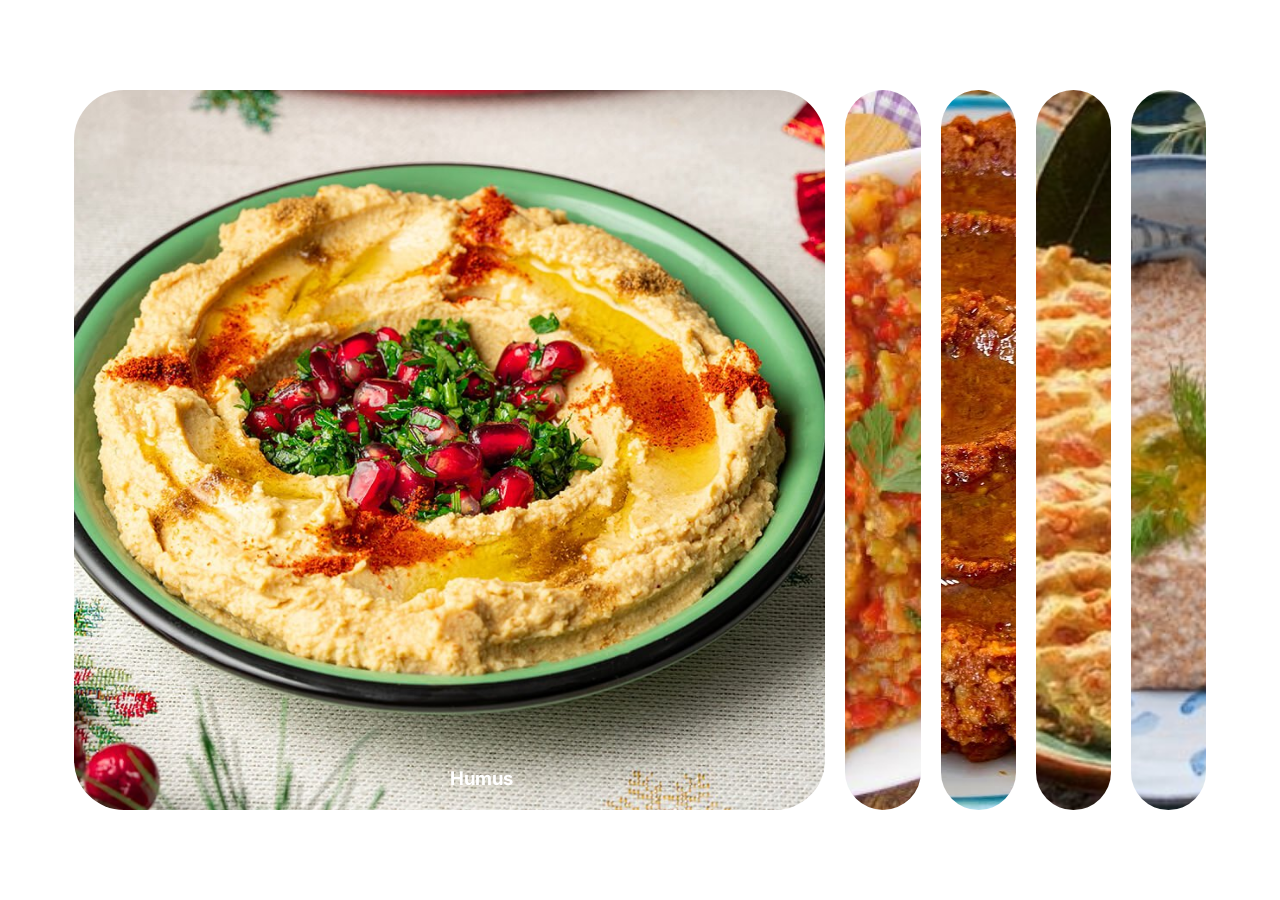
<file: 01_Animation Cards/index.html>
<!DOCTYPE html>
<html lang="en">
<head>
    <meta charset="UTF-8">
    <meta http-equiv="X-UA-Compatible" content="IE=edge">
    <meta name="viewport" content="width=device-width, initial-scale=1.0">
    <title>Mezeler</title>
    <link rel="stylesheet" href="style.css">
</head>
<body>
    <div class="container">
       
        <div class="panel active" style="background-image: url('./images/humus.jpg');">
        <h3>Humus</h3></div>
        <div class="panel" style="background-image: url('./images/babagannus.jpg');">
        <h3>Babagannuş</h3></div>
        <div class="panel" style="background-image: url('./images/muhammara.jpg');">
        <h3>Muhammara</h3></div>
        <div class="panel" style="background-image: url('./images/tarator.jpg');">
        <h3>Tarator</h3></div>
        <div class="panel" style="background-image: url('./images/tarama1.jpg');">
        <h3>Tarama</h3></div>

    </div>
    <script src="script.js"></script>
</body>
</html>
</file>
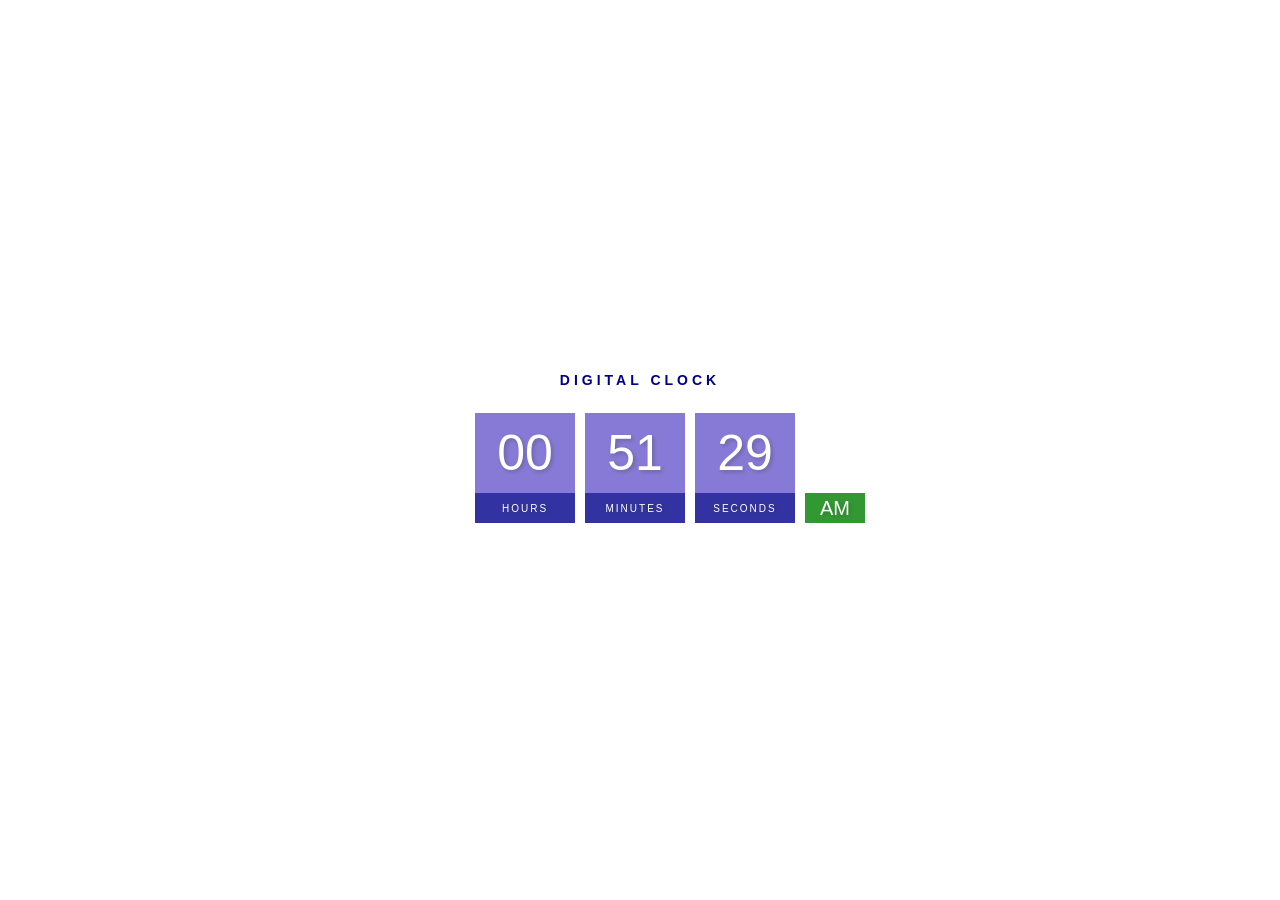
<file: 02_DigitalClock/index.html>
<!DOCTYPE html>
<html lang="en">
<head>
    <meta charset="UTF-8">
    <meta http-equiv="X-UA-Compatible" content="IE=edge">
    <meta name="viewport" content="width=device-width, initial-scale=1.0">
    <title>Digital Clock</title>
    <link rel="stylesheet" href="style.css">
</head>
<body>
    <h2>Digital Clock</h2>
    <div class="clock">
        <div>
            <span id="hour">00</span>
            <span class="text">Hours</span>
        </div>
        <div>
            <span id="minutes">00</span>
            <span class="text">Minutes</span>
        </div>
        <div>
            <span id="seconds">00</span>
            <span class="text">Seconds</span>
        </div>
        <div>
            <span id="ampm">AM</span>
            
        </div>
    </div>
    <script src="script.js"></script>
</body> 
</html>
</file>
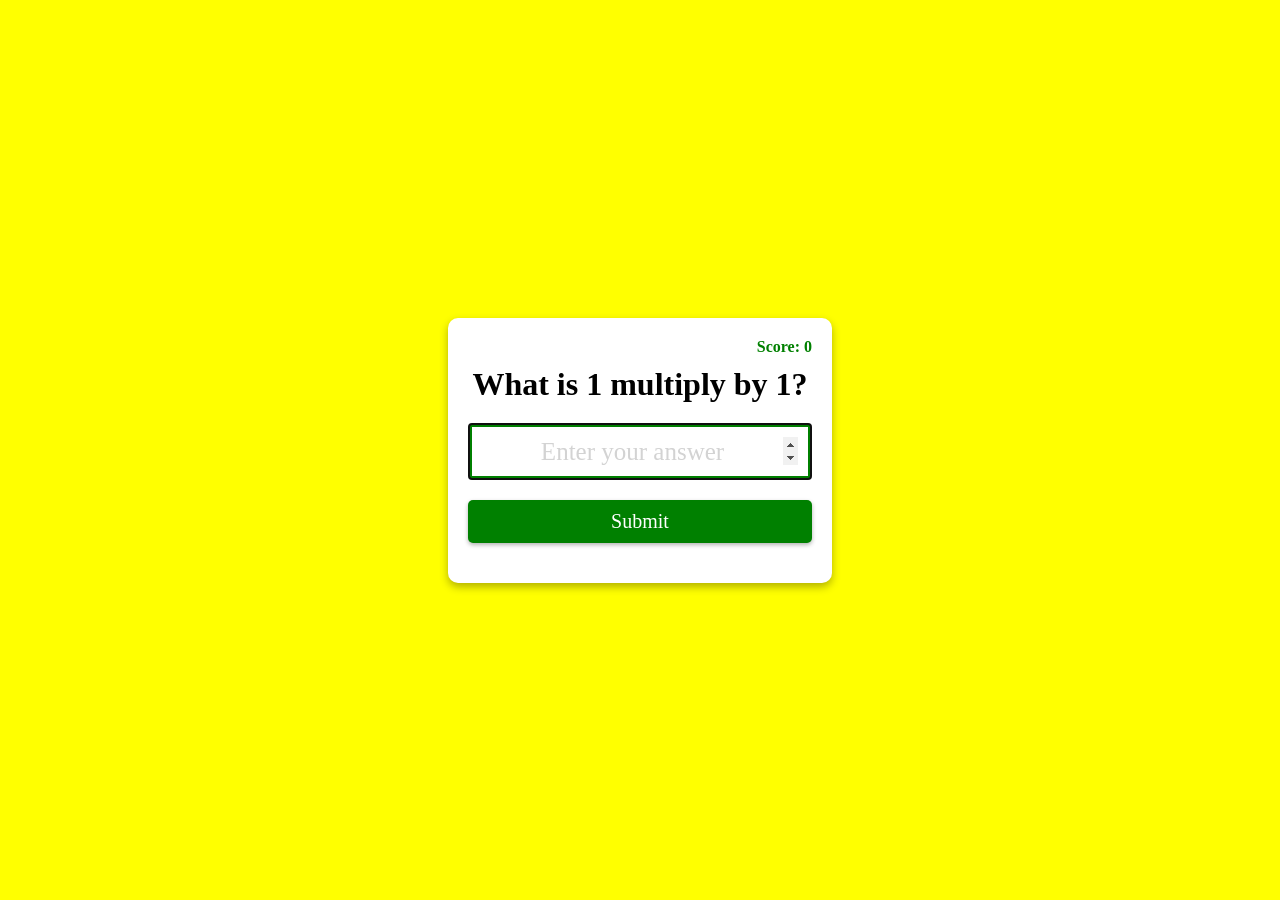
<file: 03_Multiplication App/index.html>
<!DOCTYPE html>
<html lang="en">
<head>
    <meta charset="UTF-8">
    <meta http-equiv="X-UA-Compatible" content="IE=edge">
    <meta name="viewport" content="width=device-width, initial-scale=1.0">
    <title>Multiplication App</title>
    <link rel="stylesheet" href="style.css">
</head>
<body>
    <form  class="form" id="form">
        <h4 class="score" id="score" >Score:0</h4>
        <h1 id="question">What is  4 multiply by 3? </h1>
        <input type="number" id="input" class="input" placeholder="Enter your answer" autofocus autocomplete="off">

        <button class="btn" type="submit"> Submit</button>
        <span id="truefalse">True</span>
    </form>
    <script src="script.js"></script>
</body>
</html>
</file>
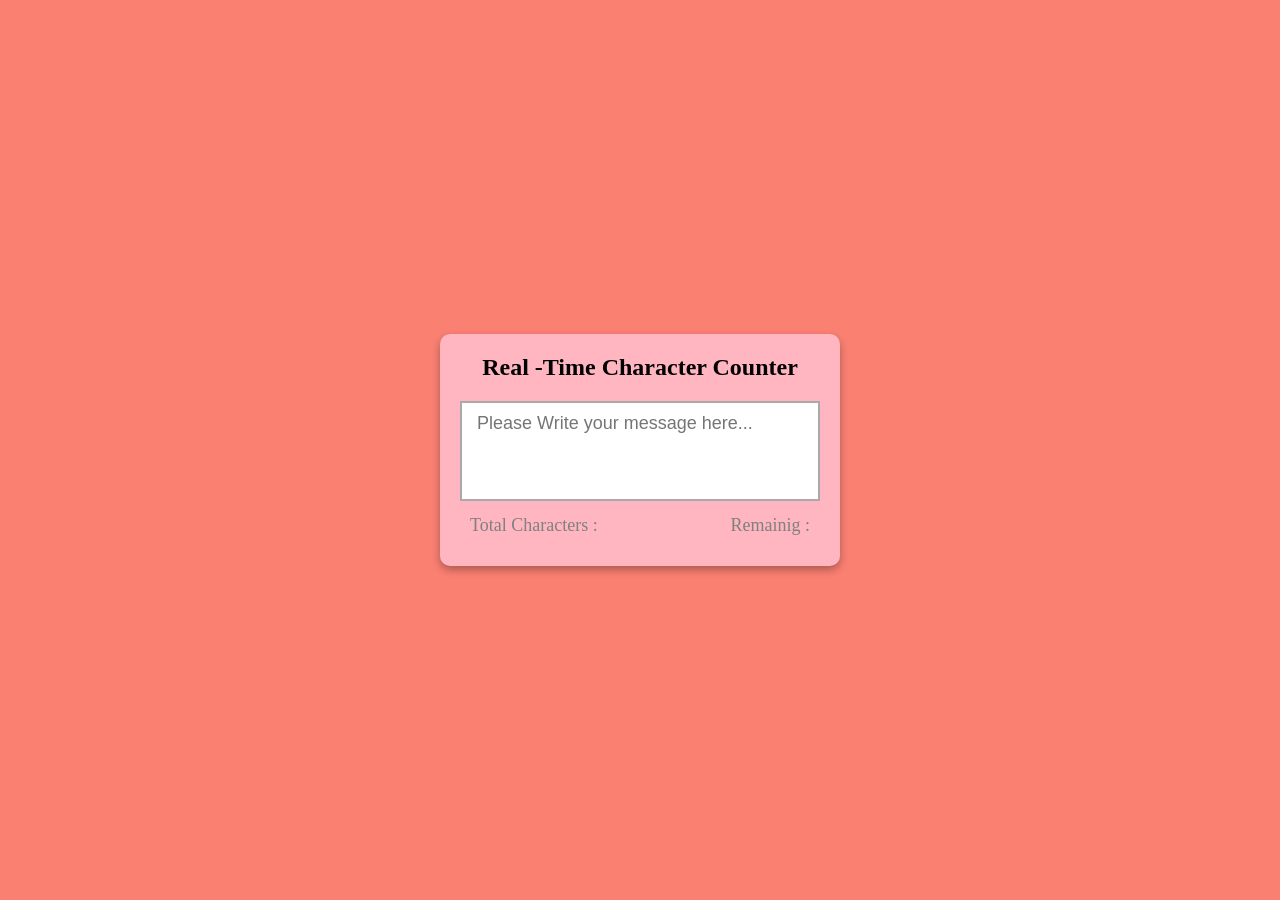
<file: 04_Real-Time Character Counter/index.html>
<!DOCTYPE html>
<html lang="en">
<head>
    <meta charset="UTF-8">
    <meta http-equiv="X-UA-Compatible" content="IE=edge">
    <meta name="viewport" content="width=device-width, initial-scale=1.0">
    <title>Real-Time Characters Counter</title>
    <link rel="stylesheet" href="style.css">
</head>
<body>
    <div class="container">
        <h2>
            Real -Time Character Counter
        </h2>
        <textarea  id="textarea" class="textarea" maxlength="50" placeholder=" Please Write your message here..."></textarea>
        <div class="counter-container">
            <p>Total Characters : <span  class="total-counter" id="total-counter" ></span></p>
            <p>Remainig : <span  class="remaining-counter" id="remaining-counter" ></span></p>
        </div>
    </div>
    
<script src="script.js"></script>
</body> 
</html>
</file>
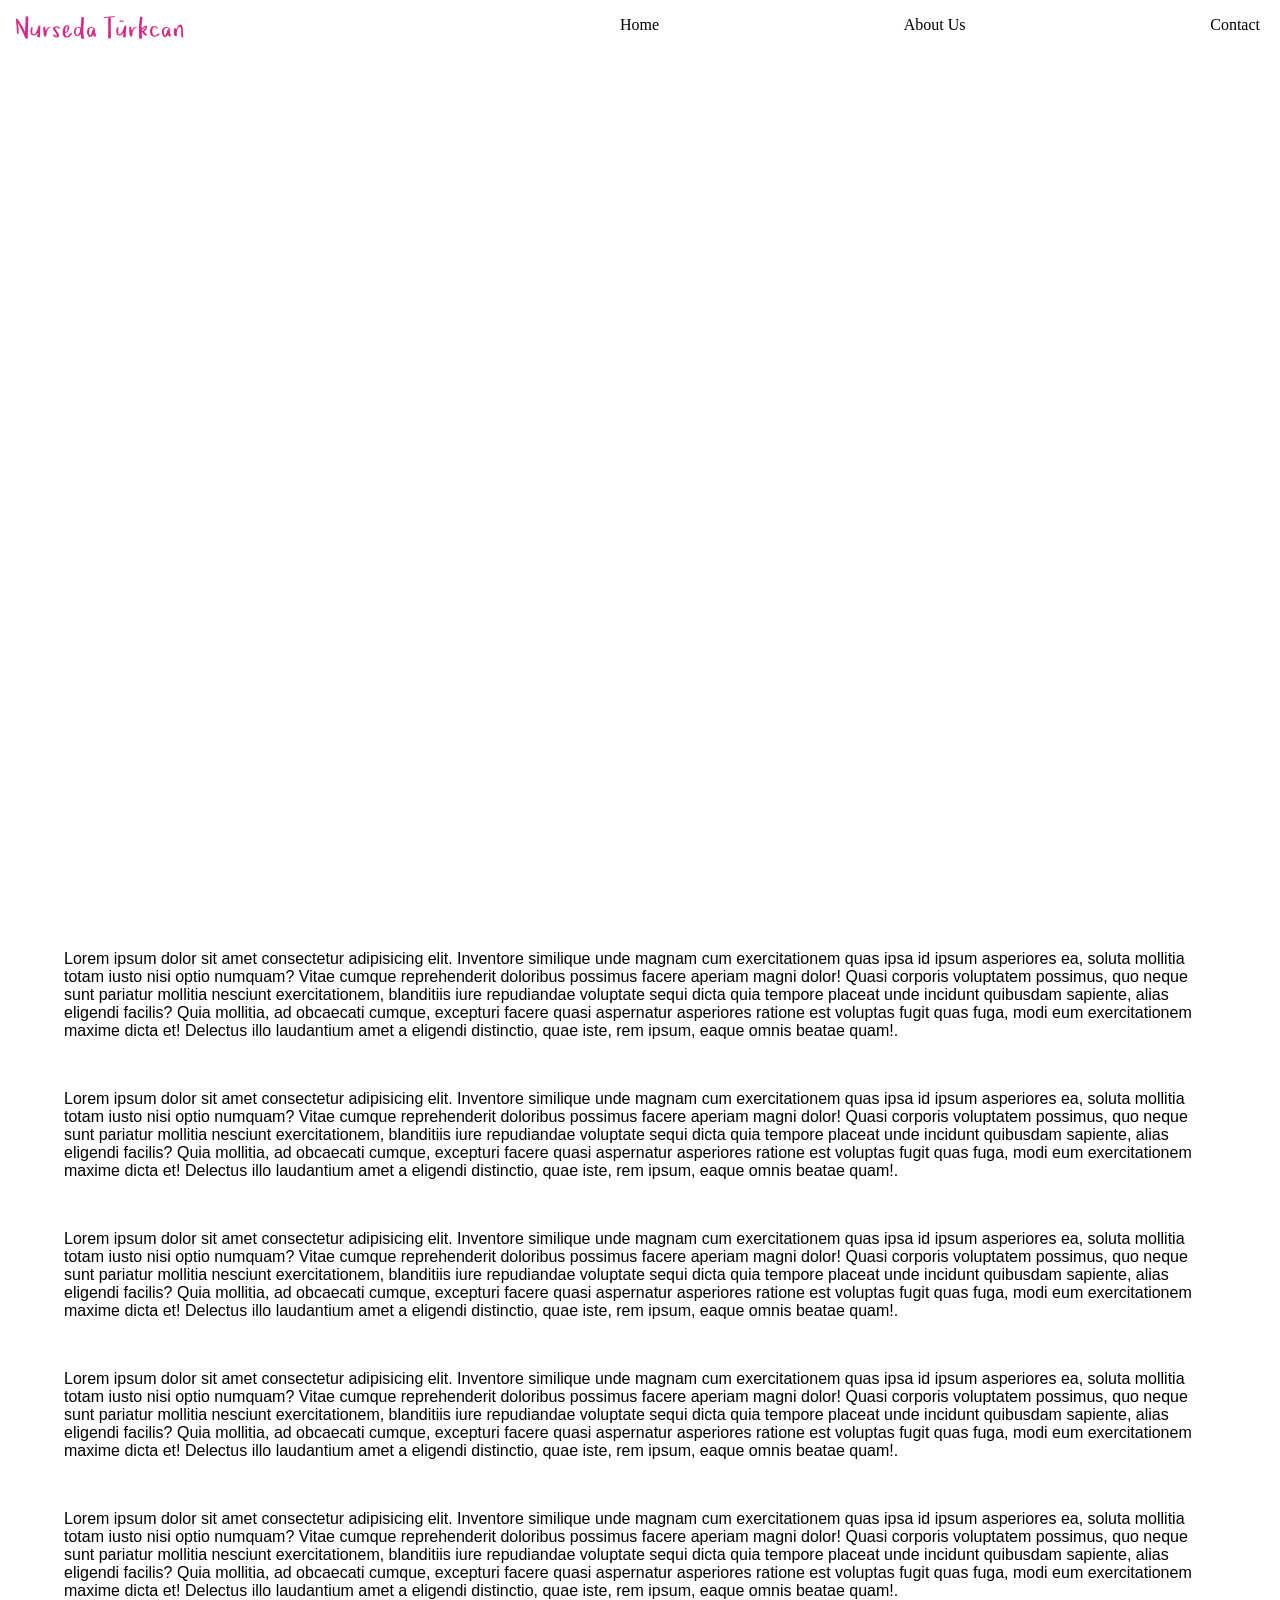
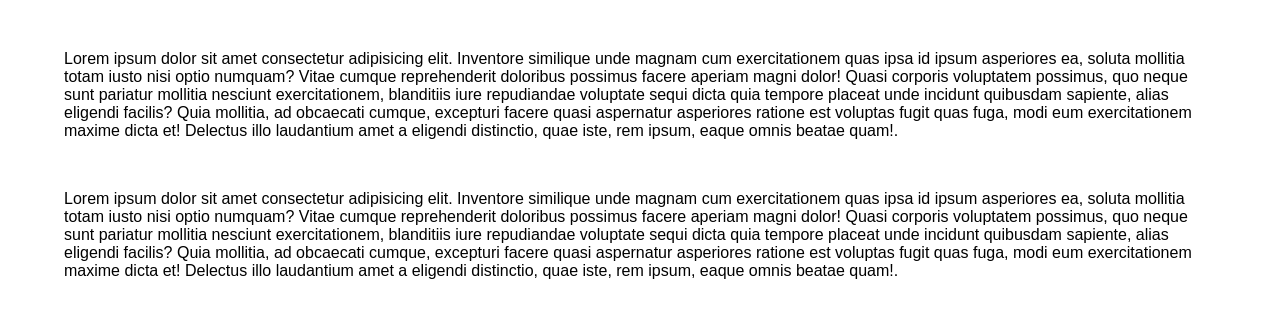
<file: 05_Colored Navbar/index.html>
<!DOCTYPE html>
<html lang="en">
<head>
    <meta charset="UTF-8">
    <meta http-equiv="X-UA-Compatible" content="IE=edge">
    <meta name="viewport" content="width=device-width, initial-scale=1.0">
    <title>Colored Navbar</title>
    <link rel="stylesheet" href="style.css">
</head>
<body>
    <navbar class="navbar ">
        <a href="/index.html"><img src="logo.svg"  class="logo"></a>
        
        <ul>
            <li><a href="#">Home</a></li>
            <li><a href="#">About Us</a></li>
            <li><a href="#">Contact</a></li>
        </ul>
    </navbar>
    <h1>Welcome to our website!</h1>
    <div class="top-container">
       
    </div>
    <div class="bottom-container">
        <p class="text">Lorem ipsum dolor sit amet consectetur adipisicing elit. Inventore similique unde magnam cum exercitationem quas ipsa id ipsum asperiores ea, soluta mollitia totam iusto nisi optio numquam? Vitae cumque reprehenderit doloribus possimus facere aperiam magni dolor! Quasi corporis voluptatem possimus, quo neque sunt pariatur mollitia nesciunt exercitationem, blanditiis iure repudiandae voluptate sequi dicta quia tempore placeat unde incidunt quibusdam sapiente, alias eligendi facilis? Quia mollitia, ad obcaecati cumque, excepturi facere quasi aspernatur asperiores ratione est voluptas fugit quas fuga, modi eum exercitationem maxime dicta et! Delectus illo laudantium amet a eligendi distinctio, quae iste, rem ipsum, eaque omnis beatae quam!.</p>
        <p class="text">Lorem ipsum dolor sit amet consectetur adipisicing elit. Inventore similique unde magnam cum exercitationem quas ipsa id ipsum asperiores ea, soluta mollitia totam iusto nisi optio numquam? Vitae cumque reprehenderit doloribus possimus facere aperiam magni dolor! Quasi corporis voluptatem possimus, quo neque sunt pariatur mollitia nesciunt exercitationem, blanditiis iure repudiandae voluptate sequi dicta quia tempore placeat unde incidunt quibusdam sapiente, alias eligendi facilis? Quia mollitia, ad obcaecati cumque, excepturi facere quasi aspernatur asperiores ratione est voluptas fugit quas fuga, modi eum exercitationem maxime dicta et! Delectus illo laudantium amet a eligendi distinctio, quae iste, rem ipsum, eaque omnis beatae quam!.</p>
        <p class="text">Lorem ipsum dolor sit amet consectetur adipisicing elit. Inventore similique unde magnam cum exercitationem quas ipsa id ipsum asperiores ea, soluta mollitia totam iusto nisi optio numquam? Vitae cumque reprehenderit doloribus possimus facere aperiam magni dolor! Quasi corporis voluptatem possimus, quo neque sunt pariatur mollitia nesciunt exercitationem, blanditiis iure repudiandae voluptate sequi dicta quia tempore placeat unde incidunt quibusdam sapiente, alias eligendi facilis? Quia mollitia, ad obcaecati cumque, excepturi facere quasi aspernatur asperiores ratione est voluptas fugit quas fuga, modi eum exercitationem maxime dicta et! Delectus illo laudantium amet a eligendi distinctio, quae iste, rem ipsum, eaque omnis beatae quam!.</p>
        <p class="text">Lorem ipsum dolor sit amet consectetur adipisicing elit. Inventore similique unde magnam cum exercitationem quas ipsa id ipsum asperiores ea, soluta mollitia totam iusto nisi optio numquam? Vitae cumque reprehenderit doloribus possimus facere aperiam magni dolor! Quasi corporis voluptatem possimus, quo neque sunt pariatur mollitia nesciunt exercitationem, blanditiis iure repudiandae voluptate sequi dicta quia tempore placeat unde incidunt quibusdam sapiente, alias eligendi facilis? Quia mollitia, ad obcaecati cumque, excepturi facere quasi aspernatur asperiores ratione est voluptas fugit quas fuga, modi eum exercitationem maxime dicta et! Delectus illo laudantium amet a eligendi distinctio, quae iste, rem ipsum, eaque omnis beatae quam!.</p>
        <p class="text">Lorem ipsum dolor sit amet consectetur adipisicing elit. Inventore similique unde magnam cum exercitationem quas ipsa id ipsum asperiores ea, soluta mollitia totam iusto nisi optio numquam? Vitae cumque reprehenderit doloribus possimus facere aperiam magni dolor! Quasi corporis voluptatem possimus, quo neque sunt pariatur mollitia nesciunt exercitationem, blanditiis iure repudiandae voluptate sequi dicta quia tempore placeat unde incidunt quibusdam sapiente, alias eligendi facilis? Quia mollitia, ad obcaecati cumque, excepturi facere quasi aspernatur asperiores ratione est voluptas fugit quas fuga, modi eum exercitationem maxime dicta et! Delectus illo laudantium amet a eligendi distinctio, quae iste, rem ipsum, eaque omnis beatae quam!.</p>
        <p class="text">Lorem ipsum dolor sit amet consectetur adipisicing elit. Inventore similique unde magnam cum exercitationem quas ipsa id ipsum asperiores ea, soluta mollitia totam iusto nisi optio numquam? Vitae cumque reprehenderit doloribus possimus facere aperiam magni dolor! Quasi corporis voluptatem possimus, quo neque sunt pariatur mollitia nesciunt exercitationem, blanditiis iure repudiandae voluptate sequi dicta quia tempore placeat unde incidunt quibusdam sapiente, alias eligendi facilis? Quia mollitia, ad obcaecati cumque, excepturi facere quasi aspernatur asperiores ratione est voluptas fugit quas fuga, modi eum exercitationem maxime dicta et! Delectus illo laudantium amet a eligendi distinctio, quae iste, rem ipsum, eaque omnis beatae quam!.</p>
        <p class="text">Lorem ipsum dolor sit amet consectetur adipisicing elit. Inventore similique unde magnam cum exercitationem quas ipsa id ipsum asperiores ea, soluta mollitia totam iusto nisi optio numquam? Vitae cumque reprehenderit doloribus possimus facere aperiam magni dolor! Quasi corporis voluptatem possimus, quo neque sunt pariatur mollitia nesciunt exercitationem, blanditiis iure repudiandae voluptate sequi dicta quia tempore placeat unde incidunt quibusdam sapiente, alias eligendi facilis? Quia mollitia, ad obcaecati cumque, excepturi facere quasi aspernatur asperiores ratione est voluptas fugit quas fuga, modi eum exercitationem maxime dicta et! Delectus illo laudantium amet a eligendi distinctio, quae iste, rem ipsum, eaque omnis beatae quam!.</p>
    </div>
    <script src="script.js"></script>
</body>
</html>
</file>
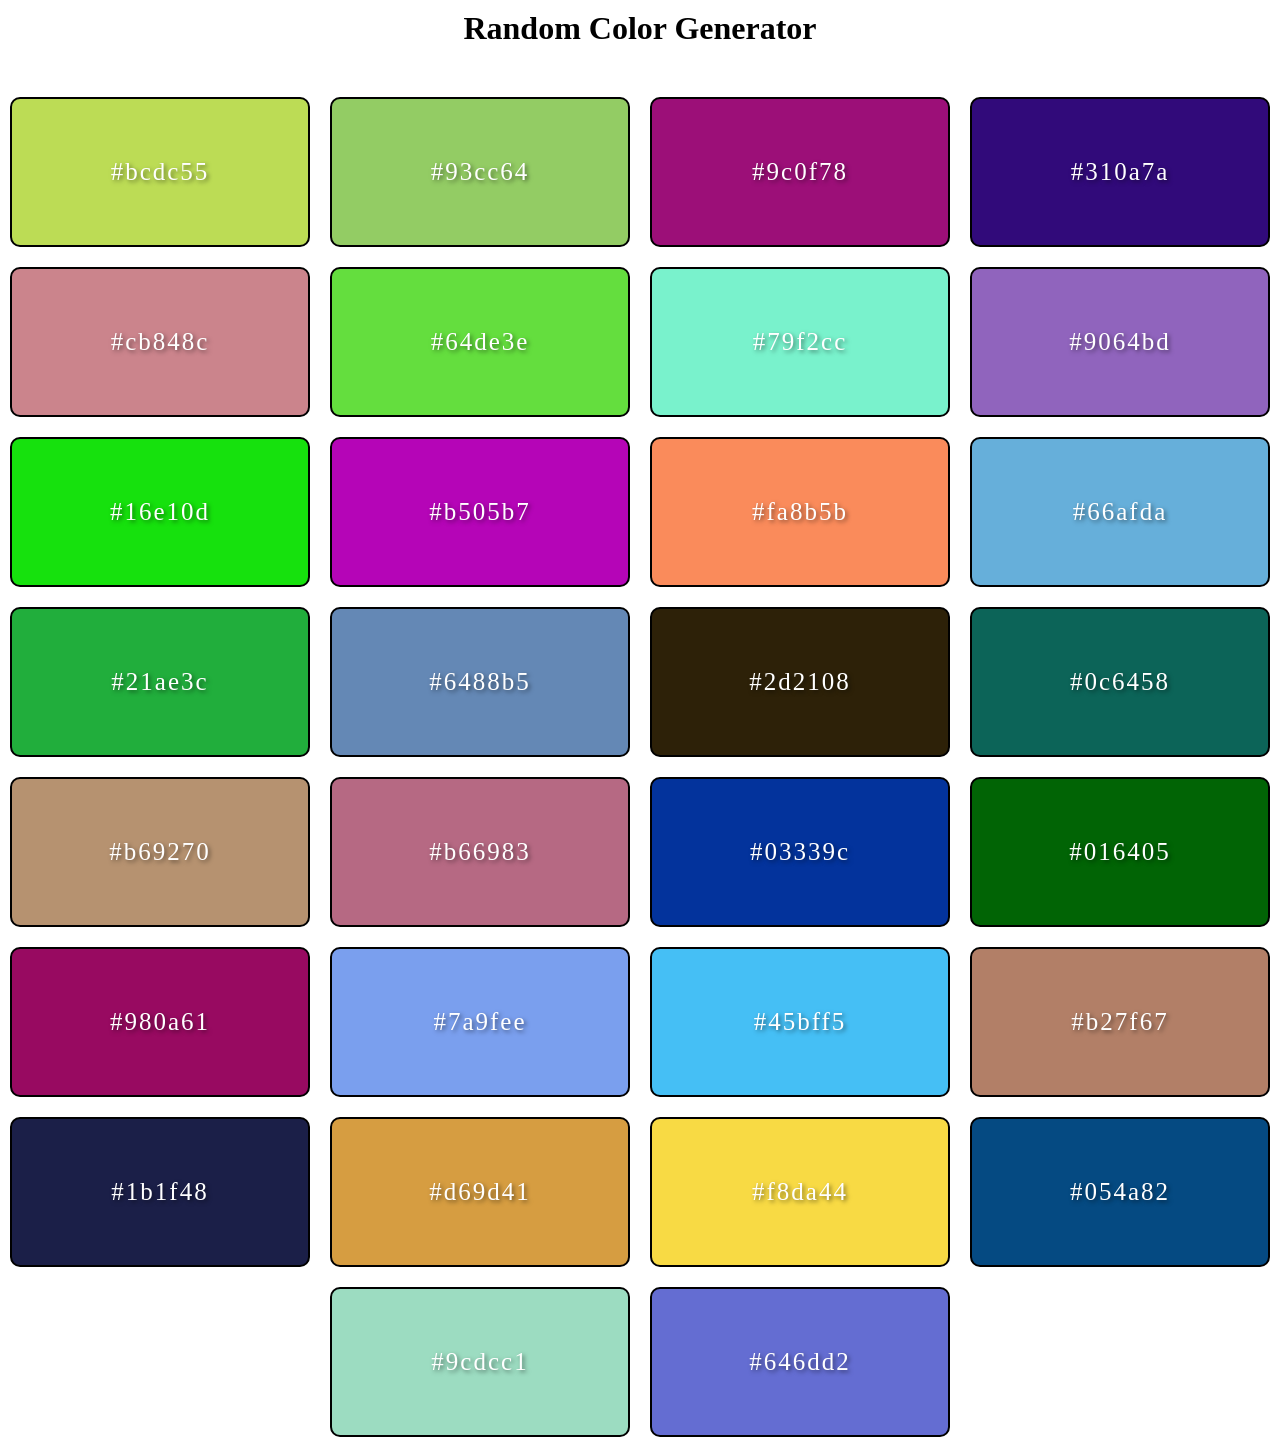
<file: 06_Random color Generator/index.html>
<!DOCTYPE html>
<html lang="en">
<head>
    <meta charset="UTF-8">
    <meta http-equiv="X-UA-Compatible" content="IE=edge">
    <meta name="viewport" content="width=device-width, initial-scale=1.0">
    <title>Random Color Generator</title>
    <link rel="stylesheet" href="style.css">
</head>
<body>
    <h1>Random Color Generator</h1>
    <div class="container">
       
    </div>
    <script src="script.js"></script>
</body>
</html>
</file>
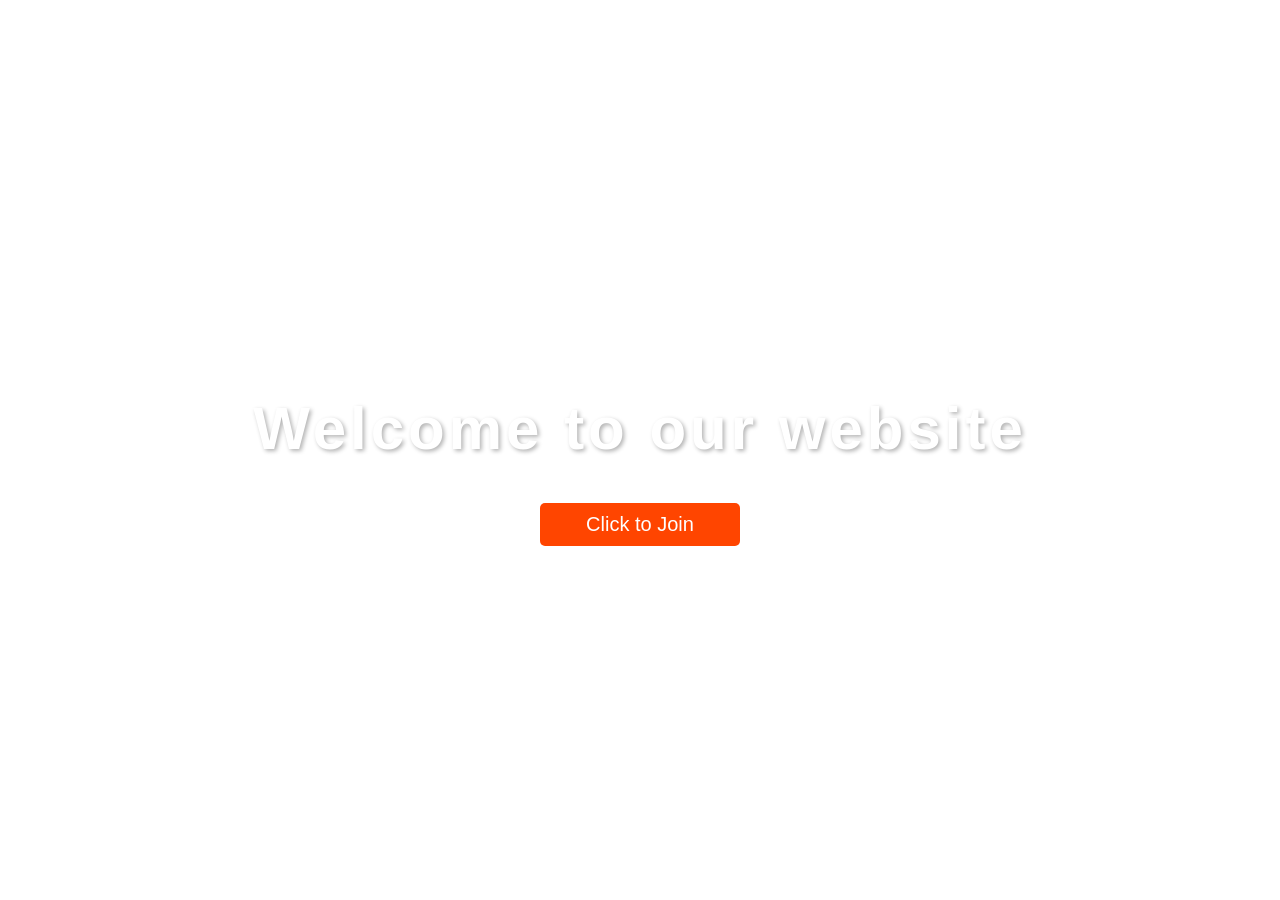
<file: 09_Blurred Background Popup/index.html>
<!DOCTYPE html>
<html lang="en">
<head>
    <meta charset="UTF-8">
    <meta http-equiv="X-UA-Compatible" content="IE=edge">
    <meta name="viewport" content="width=device-width, initial-scale=1.0">
    <title>Blurred Background Popup</title>
    <link rel="stylesheet" href="style.css">
    <link rel="stylesheet" href="https://cdnjs.cloudflare.com/ajax/libs/font-awesome/6.4.0/css/all.min.css" integrity="sha512-iecdLmaskl7CVkqkXNQ/ZH/XLlvWZOJyj7Yy7tcenmpD1ypASozpmT/E0iPtmFIB46ZmdtAc9eNBvH0H/ZpiBw==" crossorigin="anonymous" referrerpolicy="no-referrer" />
</head>
<body>
    <div class="container ">
        <h1>Welcome to our website</h1>
        <button class="btn">Click to Join</button>
    </div>
    <div class="popup-container active">
        <h4>20% OFF Offer</h4>
        <label for="email">Your Email</label>
        <input type="email" class="email-input" name="email" placeholder="Enter Your Email">
        <button class="popup-btn">Join</button>
        <div class="close-icon">
            <i class="fa-solid fa-xmark fa-2x "></i>
        </div>
        
    </div>
    <script src="script.js"></script>
</body>
</html>
</file>
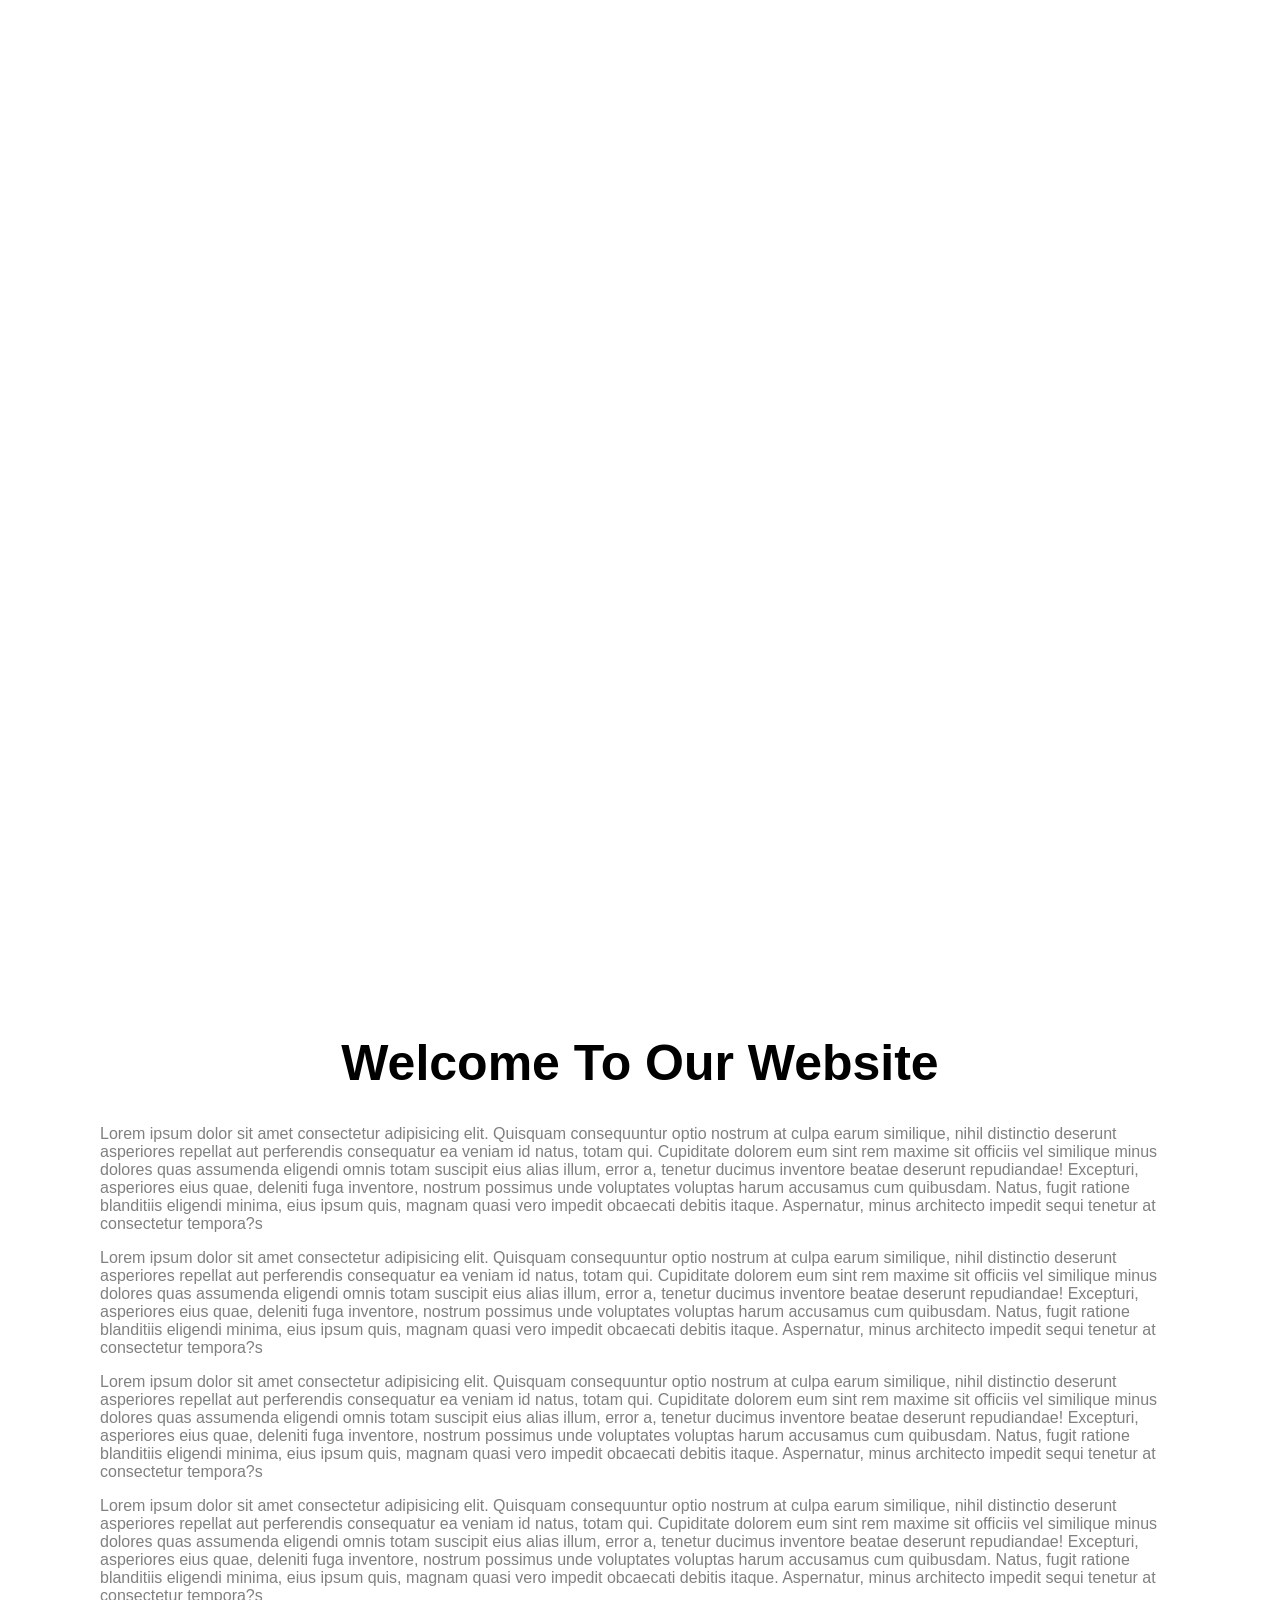
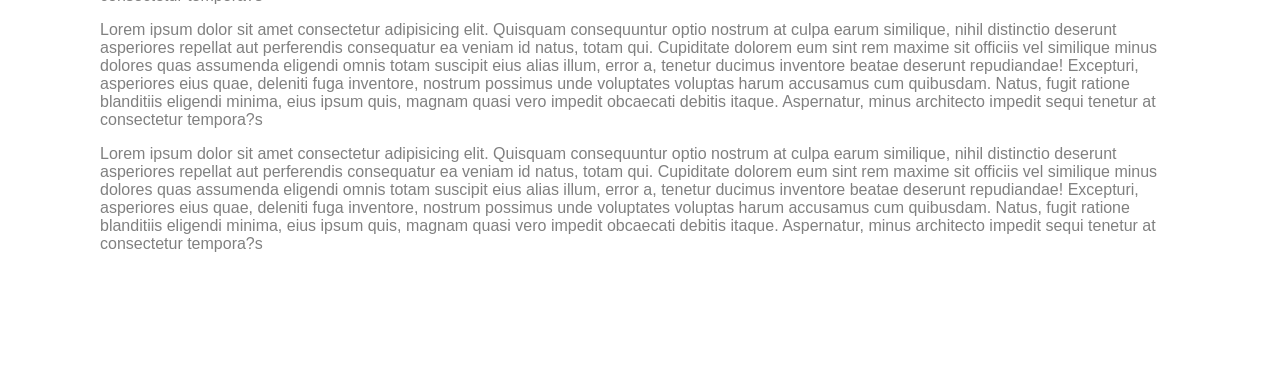
<file: 10_Background Image Scroll Effect/index.html>
<!DOCTYPE html>
<html lang="en">
<head>
    <meta charset="UTF-8">
    <meta http-equiv="X-UA-Compatible" content="IE=edge">
    <meta name="viewport" content="width=device-width, initial-scale=1.0">
    <title>Background Image Scroll Effect</title>
    <link rel="stylesheet" href="style.css">
</head>
<body>
    <div class="bg-image " id="bg-image">

    </div>
    <div class="container">
        <h1>Welcome To Our Website</h1>
        <p>Lorem ipsum dolor sit amet consectetur adipisicing elit. Quisquam consequuntur optio nostrum at culpa earum similique, nihil distinctio deserunt asperiores repellat aut perferendis consequatur ea veniam id natus, totam qui. Cupiditate dolorem eum sint rem maxime sit officiis vel similique minus dolores quas assumenda eligendi omnis totam suscipit eius alias illum, error a, tenetur ducimus inventore beatae deserunt repudiandae! Excepturi, asperiores eius quae, deleniti fuga inventore, nostrum possimus unde voluptates voluptas harum accusamus cum quibusdam. Natus, fugit ratione blanditiis eligendi minima, eius ipsum quis, magnam quasi vero impedit obcaecati debitis itaque. Aspernatur, minus architecto impedit sequi tenetur at consectetur tempora?s</p>
        <p>Lorem ipsum dolor sit amet consectetur adipisicing elit. Quisquam consequuntur optio nostrum at culpa earum similique, nihil distinctio deserunt asperiores repellat aut perferendis consequatur ea veniam id natus, totam qui. Cupiditate dolorem eum sint rem maxime sit officiis vel similique minus dolores quas assumenda eligendi omnis totam suscipit eius alias illum, error a, tenetur ducimus inventore beatae deserunt repudiandae! Excepturi, asperiores eius quae, deleniti fuga inventore, nostrum possimus unde voluptates voluptas harum accusamus cum quibusdam. Natus, fugit ratione blanditiis eligendi minima, eius ipsum quis, magnam quasi vero impedit obcaecati debitis itaque. Aspernatur, minus architecto impedit sequi tenetur at consectetur tempora?s</p>
        <p>Lorem ipsum dolor sit amet consectetur adipisicing elit. Quisquam consequuntur optio nostrum at culpa earum similique, nihil distinctio deserunt asperiores repellat aut perferendis consequatur ea veniam id natus, totam qui. Cupiditate dolorem eum sint rem maxime sit officiis vel similique minus dolores quas assumenda eligendi omnis totam suscipit eius alias illum, error a, tenetur ducimus inventore beatae deserunt repudiandae! Excepturi, asperiores eius quae, deleniti fuga inventore, nostrum possimus unde voluptates voluptas harum accusamus cum quibusdam. Natus, fugit ratione blanditiis eligendi minima, eius ipsum quis, magnam quasi vero impedit obcaecati debitis itaque. Aspernatur, minus architecto impedit sequi tenetur at consectetur tempora?s</p>
        <p>Lorem ipsum dolor sit amet consectetur adipisicing elit. Quisquam consequuntur optio nostrum at culpa earum similique, nihil distinctio deserunt asperiores repellat aut perferendis consequatur ea veniam id natus, totam qui. Cupiditate dolorem eum sint rem maxime sit officiis vel similique minus dolores quas assumenda eligendi omnis totam suscipit eius alias illum, error a, tenetur ducimus inventore beatae deserunt repudiandae! Excepturi, asperiores eius quae, deleniti fuga inventore, nostrum possimus unde voluptates voluptas harum accusamus cum quibusdam. Natus, fugit ratione blanditiis eligendi minima, eius ipsum quis, magnam quasi vero impedit obcaecati debitis itaque. Aspernatur, minus architecto impedit sequi tenetur at consectetur tempora?s</p><p>Lorem ipsum dolor sit amet consectetur adipisicing elit. Quisquam consequuntur optio nostrum at culpa earum similique, nihil distinctio deserunt asperiores repellat aut perferendis consequatur ea veniam id natus, totam qui. Cupiditate dolorem eum sint rem maxime sit officiis vel similique minus dolores quas assumenda eligendi omnis totam suscipit eius alias illum, error a, tenetur ducimus inventore beatae deserunt repudiandae! Excepturi, asperiores eius quae, deleniti fuga inventore, nostrum possimus unde voluptates voluptas harum accusamus cum quibusdam. Natus, fugit ratione blanditiis eligendi minima, eius ipsum quis, magnam quasi vero impedit obcaecati debitis itaque. Aspernatur, minus architecto impedit sequi tenetur at consectetur tempora?s</p>
        <p>Lorem ipsum dolor sit amet consectetur adipisicing elit. Quisquam consequuntur optio nostrum at culpa earum similique, nihil distinctio deserunt asperiores repellat aut perferendis consequatur ea veniam id natus, totam qui. Cupiditate dolorem eum sint rem maxime sit officiis vel similique minus dolores quas assumenda eligendi omnis totam suscipit eius alias illum, error a, tenetur ducimus inventore beatae deserunt repudiandae! Excepturi, asperiores eius quae, deleniti fuga inventore, nostrum possimus unde voluptates voluptas harum accusamus cum quibusdam. Natus, fugit ratione blanditiis eligendi minima, eius ipsum quis, magnam quasi vero impedit obcaecati debitis itaque. Aspernatur, minus architecto impedit sequi tenetur at consectetur tempora?s</p>

    </div>
    <script src="script.js"></script>
</body>
</html>
</file>
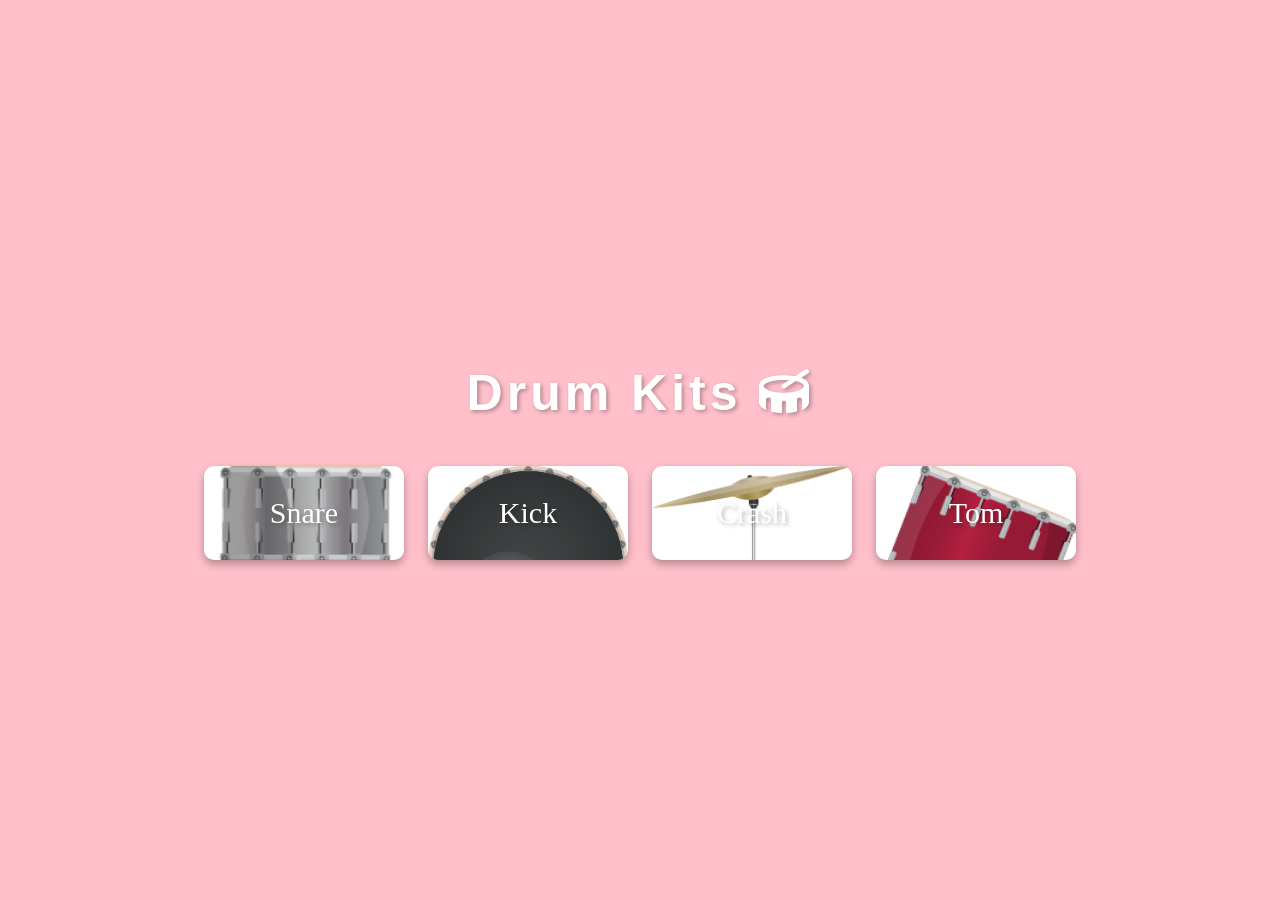
<file: 11_Drum Kits/index.html>
<!DOCTYPE html>
<html lang="en">
<head>
    <meta charset="UTF-8">
    <meta http-equiv="X-UA-Compatible" content="IE=edge">
    <meta name="viewport" content="width=device-width, initial-scale=1.0">
    <title>Drum Kits</title>
    <link rel="stylesheet" href="style.css">
    <link rel="stylesheet" href="https://cdnjs.cloudflare.com/ajax/libs/font-awesome/6.4.0/css/all.min.css" integrity="sha512-iecdLmaskl7CVkqkXNQ/ZH/XLlvWZOJyj7Yy7tcenmpD1ypASozpmT/E0iPtmFIB46ZmdtAc9eNBvH0H/ZpiBw==" crossorigin="anonymous" referrerpolicy="no-referrer" />
</head>
<body>
    <h1>Drum Kits  <i class="fa-solid fa-drum"></i></h1>
    <div class="container">
        <button class="btn " id="snare">Snare
            <audio src="./sounds/snare.mp3"id="snareA"></audio>
        </button>
        <button class="btn" id="kick">Kick
            <audio src="./sounds/projects_drum-kits_sounds_crash.mp3" id="kickA"></audio>
        </button>
        <button class="btn" id="crash">Crash
            <audio src="./sounds/crash.mp3" id="crashA"></audio>
        </button>
        <button class="btn" id="tom">Tom
            <audio src="./sounds/tom.mp3" id="tomA" ></audio>
        </button>
    </div>
   
    <script src="script.js"></script>
</body>
</html>
</file>
<file: 01_Animation Cards/style.css>
@import url('https://fonts.googleapis.com/css2?family=Inter:wght@700&display=swap');
*{
    padding: 0;
    margin: 0;
    box-sizing: border-box;
    font-family: 'Inter', sans-serif;
}
body{
    display: flex;
    align-items: center;
    justify-content: center;
    height: 100vh;
    margin: 0;
    overflow: hidden;
}
.container{
   
    display: flex;
    width: 90vw;
}
.panel{
    background-size: auto 100%;
    background-position: center;
    background-repeat: no-repeat;
    height: 80vh;
    border-radius: 50px;
    cursor: pointer;
    flex: 0.5;
    margin: 10px;
    position: relative;
    transition: flex 0.7s ease-in;
}
h3{
    position: absolute;
    bottom: 20px;
    left: 50%;
    margin: 0px;
    opacity: 0;
    color: #fff;
}
.panel.active{
    /* active classına sahip olan 5 oranında olsun */
    flex: 5;
}
.panel.active h3{
    opacity: 1;
    transition: opacity 0.3s ease-in-out 0.4s;
}
</file>
<file: 02_DigitalClock/style.css>
*{
    margin: 0;
    padding: 0;
    box-sizing: border-box;

}
body{
    display: flex;
    flex-direction: column;
    align-items: center;
    height: 100vh;
    justify-content: center;
    background-image: url("https://images.unsplash.com/photo-1562371766-8b724be8e3cb?ixlib=rb-4.0.3&ixid=M3wxMjA3fDB8MHxwaG90by1wYWdlfHx8fGVufDB8fHx8fA%3D%3D&auto=format&fit=crop&w=1250&q=80");
    background-repeat: no-repeat;
    background-size: cover;
    background-position: center;
    font-family: sans-serif;
    overflow: hidden;
}
h2{
margin-bottom: 20px;
text-transform: uppercase;
letter-spacing: 4px;
font-size: 14px;
text-align: center;
color:darkblue;

}
.clock{
    display: flex;
}
.clock div{
    margin: 5px ;
    position: relative;

}
.clock span{
    width: 100px;
    height: 80px;
    background-color: slateblue;
    opacity: .8;
    color: #fff;
    display: flex;
    justify-content:center ;
    align-items: center;
    font-size: 50px;
    text-shadow: 2px 2px 4px rgba(0,0,0,0.3);
}
 .clock .text{
    height: 30px;
    font-size: 10px;
    text-transform: uppercase;
    letter-spacing: 2px;
    background-color: darkblue;
    opacity: 0.8;
}
#ampm{
    position: absolute;
    bottom: 0;
    width: 60px;
    height: 30px;
    font-size: 20px;
    background-color: green;

}
</file>
<file: 03_Multiplication App/style.css>
*{
    margin: 0;
    padding: 0;
    box-sizing: border-box;

}
body{
    display: flex;
    justify-content: center;
    align-items: center;
    height: 100vh;
    text-align: center;
    background-color: yellow;
    font-family: cursive;

}
.form{
    background-color: white;
    padding: 20px;
    box-shadow: 0 4px 8px rgba(0, 0, 0, .3);
    border-radius: 10px;
    margin: 10px;
}
.input{
    display: block;
    width: 100%;
    font-size: 25px;
    text-align: center;
    padding: 10px;
    border: solid 4px green;
    color: green;
    margin-top: 20px;

}
.input::placeholder{
    color: lightgray;
    font-family: cursive;
}
.btn{
    outline: none;
    border: none;
    background-color: green;
    color: white;
    display: block;
    width: 100%;
    padding: 10px;
    font-size: 20px;
    font-family: cursive;
    margin: 20px 0;
    border-radius: 5px;
    box-shadow: 0 2px 4px rgba(0,0,0,.3);
    cursor: pointer;

}
.btn:hover{
    filter: brightness(.9);
}
.score{
    color: green;
    text-align:right ;
    margin-bottom: 10px;
}
</file>
<file: 04_Real-Time Character Counter/style.css>
*{
    margin: 0;
    padding: 0;
    box-sizing: border-box;
}
body{
    display: flex;
    align-items: center;
    justify-content: center;
    height: 100vh;
    font-family: cursive;
    background-color: salmon;
}
.container{
    background-color: lightpink;
    width: 400px;
    padding: 20px;
    text-align: center;
    margin: 5px;
    border-radius: 10px;
    box-shadow: 0 4px 8px rgba(0, 0, 0, .3);

}
h2{
    margin-bottom: 20px;
}
.textarea{
    resize: none;
    width: 100%;
    height: 100px;
    font-size: 18px;
    font-family: sans-serif;
    padding: 10px;
    border: solid 2px darkgray;
}
.counter-container{
    display: flex;
    justify-content: space-between;
    padding: 10px;

}
.counter-container p{
    font-size: 18px;
    color: gray;
}
.total-counter{
    color: slateblue;
}
.remaining-counter{
    color: orangered;
}
</file>
<file: 05_Colored Navbar/style.css>
body{
    margin: 0;
    padding: 0;
    box-sizing: border-box;

}
.navbar{
    display: flex;
    position: fixed;
    z-index: 100;
    background-color: white;
    width: 100%;
    justify-content: space-between;
    align-items: center;
    transition: background-color 0.4s;

}
.navbar ul{
    display: flex;
    justify-content: space-between;
    width: 50%;
    padding: 0 20px;
    list-style: none;
    
}
li a{
    text-decoration: none;
    color: black;
    font-family: cursive;

}
li a:hover{
    color: red;
}
.top-container{
    background-image: url("https://images.unsplash.com/photo-1605379399642-870262d3d051?ixlib=rb-4.0.3&ixid=M3wxMjA3fDB8MHxwaG90by1wYWdlfHx8fGVufDB8fHx8fA%3D%3D&auto=format&fit=crop&w=1206&q=80") ;
filter: blur(3px);
   height: 100vh;
   background-size:cover ;
   z-index: -1;
  
}
 h1{
   text-align: center;
   position: absolute;
   color: white;
z-index: 2;
   top: 500px;
   left: 500px;
   font-size: 50px;
   font-family: Impact, Haettenschweiler, 'Arial Narrow Bold', sans-serif;
  letter-spacing: 2px;
}
.text{
    margin: 50px 5%;
    font-family: sans-serif;
}
.navbar.active{
    background-color: black;
    
}
.navbar.active ul li a{
    color: white;
}
</file>
<file: 06_Random color Generator/style.css>
*{
    margin: 0;
    padding: 0;
    box-sizing: border-box;
font-family: cursive;
}
h1{
    text-align: center;
    margin-bottom: 50px;
    margin-top: 10px;

}
.container{
    display: flex;
    flex-wrap: wrap;
    justify-content: center;
    gap: 20px;
}
.color-container{
    background-color: orange;
    width: 300px;
    height: 150px;
    color: white;
    display: flex;
    align-items: center;
    justify-content: center;
    font-size: 25px;
    text-shadow: 2px 2px 4px rgba(0, 0, 0, .5);
    letter-spacing: 2px;
    border: solid black 2px;
    border-radius: 10px;
}
</file>
<file: 09_Blurred Background Popup/style.css>
body{
    margin: 0;
    box-sizing: border-box;
}
.container{
display: flex;
flex-direction: column;
justify-content: center;
align-items: center;
height: 100vh;
background-image: url("https://images.unsplash.com/photo-1560762484-813fc97650a0?ixlib=rb-4.0.3&ixid=M3wxMjA3fDB8MHxwaG90by1wYWdlfHx8fGVufDB8fHx8fA%3D%3D&auto=format&fit=crop&w=1074&q=80");
background-size: cover;
text-align: center;
transition: filter .7s;

}
.container h1{
    color: white;
    font-size: 60px;
    font-family: Impact, Haettenschweiler, 'Arial Narrow Bold', sans-serif;
    letter-spacing: 4px;
    text-shadow: 2px 2px 4px rgba(0, 0, 0, .3)

}
.btn{
    border: none;
    cursor: pointer;
    background-color: orangered;
    padding: 10px 20px;
    color: white;
    width: 200px;
    font-size: 20px;
    border-radius: 5px;
}
.btn:hover{
    filter: brightness(0.8);
}
.active.container{
    filter: blur(5px) brightness(.7);
}
.popup-container{
    position: fixed;
    left:50%;
    top: 30%;
    transform: translateX(-50%);
    width: 400px;
    height: 200px;
    background-image: url("https://images.unsplash.com/photo-1542435503-956c469947f6?ixlib=rb-4.0.3&ixid=M3wxMjA3fDB8MHxwaG90by1wYWdlfHx8fGVufDB8fHx8fA%3D%3D&auto=format&fit=crop&w=1074&q=80");
    background-size: cover;
    display: flex;
    flex-direction: column;
    padding: 20px;
    border-radius: 5px;
    box-shadow: 0 4px 8px rgb(0, 0, 0,.3);
    opacity: 1;
    transition: all .7s ;

}
.popup-container h4{
    font-size: 30px;
    margin: 10px 0;
    font-family: sans-serif;
    color: blueviolet;
    font-weight: 900;
   
}
label{
    color: blueviolet;
    font-family: sans-serif;
    font-weight: bold;
}
.popup-btn{
    cursor: pointer;
    background-color: orangered;
    border: 2px solid black;
    margin: 10px 0;
    padding: 10px;
    color: white;
    font-size: 20px;

}
.email-input{
    border: 2px solid black;
    padding: 10px;
    margin: 10px 0;
    font-size: 20px;
    text-align: center;

}
.email-input::placeholder{
    color: lightgray;
}
.close-icon{
    position: absolute;
    right: 20px;
    cursor: pointer;
}
.close-icon:hover{
    color: orangered;
}
.active.popup-container{
    visibility: hidden;
    opacity: 0;
    top: 10%;
}
</file>
<file: 10_Background Image Scroll Effect/style.css>
body{
    margin: 0;
    box-sizing: border-box;

    font-family: sans-serif;
}
.bg-image{
    height: 100vh;
    width: 100%;
    background-image:url("https://images.unsplash.com/photo-1530053969600-caed2596d242?ixlib=rb-4.0.3&ixid=M3wxMjA3fDB8MHxwaG90by1wYWdlfHx8fGVufDB8fHx8fA%3D%3D&auto=format&fit=crop&w=1074&q=80") ;
    background-position: center;
    background-size: 160%;
    background-attachment: fixed;
}
.container{
    padding: 100px;
   
}
h1{
    text-align: center;
    font-size: 50px;
}
p{
    color: gray;
}

@media (max-width:500px){
    .container{
        padding: 10px;
    }
}
</file>
<file: 11_Drum Kits/style.css>
body{
    margin: 0;
    box-sizing: border-box;
    display: flex;
    flex-direction: column;
    align-items: center;
    justify-content: center;
    height: 100vh;
    background-color: pink;
}
h1{
    font-size: 50px;
    font-family: Impact, Haettenschweiler, 'Arial Narrow Bold', sans-serif;
    letter-spacing: 4px;
    color: white;
    text-shadow: 2px 2px 4px rgba(0, 0, 0, .3);
    white-space: nowrap;
    padding: 0 10px;
}
.container{
    text-align: center;
}
.btn{
    padding: 30px 50px;
    cursor: pointer;
    background-color: white;
    border: none;
    margin: 10px;
    font-size: 30px;
    min-width: 200px;
    border-radius: 10px;
    box-shadow: 0 4px 8px rgba(0, 0, 0, .3);
    
    background-size: cover;
    color: white;
    font-family: cursive;
    text-shadow: 2px 2px 4px rgba(0, 0, 0, .3);
}
.btn:nth-child(1){
    background-image: url("./images/snare.png");
}
.btn:nth-child(2){
    background-image: url("./images/kick.png");
}
.btn:nth-child(3){
    background-image: url("./images/crash.png");
}
.btn:nth-child(4){
    background-image: url("./images/tom.png");
}
.btn:hover{
    color: pink;
}
/* butona tıklandığında resimlerin büyümesi */
.btn:active{
    background-size: 105%;
}
</file>
